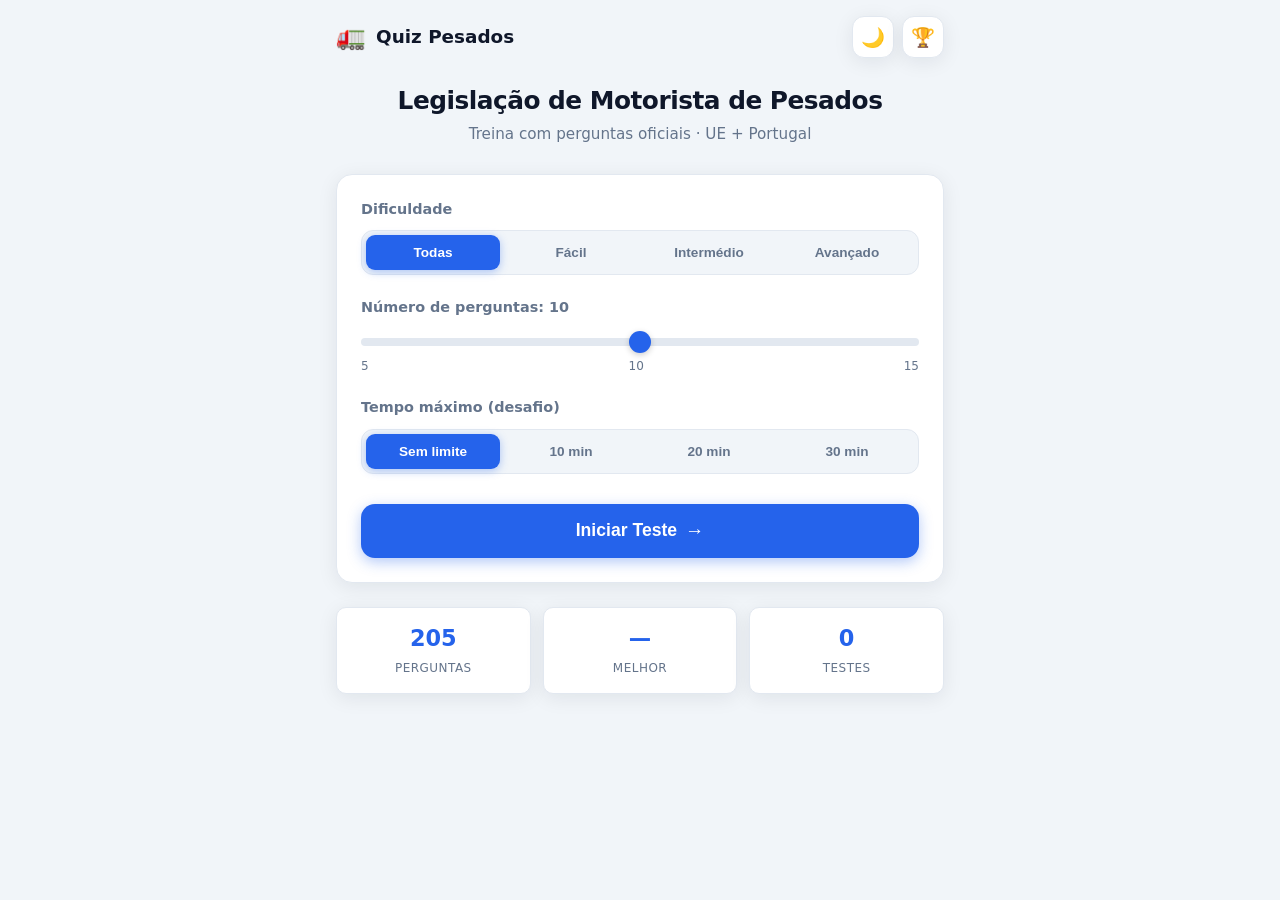
<file: index.html>
<!DOCTYPE html>
<html lang="pt-PT">
<head>
  <meta charset="UTF-8" />
  <meta name="viewport" content="width=device-width, initial-scale=1.0, viewport-fit=cover" />
  <meta name="theme-color" content="#0f172a" />
  <meta name="description" content="Quiz Legislação Motorista de Pesados - Treino e Simulação" />
  <meta name="apple-mobile-web-app-capable" content="yes" />
  <meta name="apple-mobile-web-app-status-bar-style" content="black-translucent" />
  <title>Quiz Motorista Pesados</title>
  <link rel="manifest" href="manifest.json" />
  <link rel="icon" href="data:image/svg+xml,<svg xmlns='http://www.w3.org/2000/svg' viewBox='0 0 100 100'><text y='.9em' font-size='90'>🚛</text></svg>" />
  <link rel="stylesheet" href="styles.css" />
</head>
<body>
  <div id="app">
    <!-- HEADER -->
    <header class="header">
      <div class="logo">
        <span class="logo-icon">🚛</span>
        <span class="logo-text">Quiz Pesados</span>
      </div>
      <div class="header-actions">
        <button id="btn-theme" class="icon-btn" title="Mudar tema" aria-label="Mudar tema">
          <span class="theme-icon">🌙</span>
        </button>
        <button id="btn-scores" class="icon-btn" title="Highscores" aria-label="Highscores">
          🏆
        </button>
      </div>
    </header>

    <!-- SCREENS -->
    <main>
      <!-- HOME / SETUP -->
      <section id="screen-home" class="screen active">
        <div class="hero">
          <h1>Legislação de Motorista de Pesados</h1>
          <p class="subtitle">Treina com perguntas oficiais · UE + Portugal</p>
        </div>

        <div class="setup-card">
          <div class="setup-group">
            <label>Dificuldade</label>
            <div class="segmented" id="difficulty-group">
              <button class="seg-btn active" data-value="todas">Todas</button>
              <button class="seg-btn" data-value="facil">Fácil</button>
              <button class="seg-btn" data-value="intermedio">Intermédio</button>
              <button class="seg-btn" data-value="avancado">Avançado</button>
            </div>
          </div>

          <div class="setup-group">
            <label>Número de perguntas: <span id="num-label">10</span></label>
            <input type="range" id="num-questions" min="5" max="15" value="10" step="1" />
            <div class="range-labels">
              <span>5</span><span>10</span><span>15</span>
            </div>
          </div>

          <div class="setup-group">
            <label>Tempo máximo (desafio)</label>
            <div class="segmented" id="time-group">
              <button class="seg-btn active" data-value="0">Sem limite</button>
              <button class="seg-btn" data-value="10">10 min</button>
              <button class="seg-btn" data-value="20">20 min</button>
              <button class="seg-btn" data-value="30">30 min</button>
            </div>
          </div>

          <button id="btn-start" class="btn-primary btn-lg">
            <span>Iniciar Teste</span>
            <span class="btn-icon">→</span>
          </button>
        </div>

        <div class="stats-preview" id="stats-preview">
          <div class="stat">
            <span class="stat-value" id="total-perguntas">205</span>
            <span class="stat-label">Perguntas</span>
          </div>
          <div class="stat">
            <span class="stat-value" id="best-score">—</span>
            <span class="stat-label">Melhor</span>
          </div>
          <div class="stat">
            <span class="stat-value" id="tests-done">0</span>
            <span class="stat-label">Testes</span>
          </div>
        </div>
      </section>

      <!-- QUIZ -->
      <section id="screen-quiz" class="screen">
        <div class="quiz-header">
          <div class="progress-wrap">
            <div class="progress-bar" id="progress-bar"></div>
          </div>
          <div class="quiz-meta">
            <span id="q-counter">1 / 10</span>
            <span id="timer" class="timer hidden">⏱ 10:00</span>
          </div>
        </div>

        <div class="question-card" id="question-card">
          <div class="q-badge" id="q-badge">Módulo</div>
          <h2 id="q-text">Pergunta</h2>
          <div class="options" id="options"></div>
        </div>

        <div class="quiz-footer">
          <button id="btn-next" class="btn-primary" disabled>
            Seguinte
          </button>
        </div>
      </section>

      <!-- RESULTS -->
      <section id="screen-results" class="screen">
        <div class="results-hero" id="results-hero">
          <div class="score-circle">
            <svg viewBox="0 0 100 100">
              <circle cx="50" cy="50" r="45" class="score-bg" />
              <circle cx="50" cy="50" r="45" class="score-fill" id="score-circle" />
            </svg>
            <div class="score-text">
              <span id="score-percent">0%</span>
              <span id="score-detail">0/10</span>
            </div>
          </div>
          <h2 id="results-title">Resultado</h2>
          <p id="results-sub"></p>
        </div>

        <div class="results-actions">
          <button id="btn-review" class="btn-secondary">Rever erros</button>
          <button id="btn-again" class="btn-primary">Novo teste</button>
        </div>

        <div id="review-panel" class="review-panel hidden"></div>
      </section>

      <!-- HIGHSCORES -->
      <section id="screen-scores" class="screen">
        <div class="scores-header">
          <h2>🏆 Highscores</h2>
          <button id="btn-clear-scores" class="btn-ghost">Limpar</button>
        </div>
        <div id="scores-list" class="scores-list"></div>
        <button id="btn-back-home" class="btn-secondary btn-block">Voltar</button>
      </section>
    </main>
  </div>

  <!-- TOAST -->
  <div id="toast" class="toast"></div>

  <script src="app.js"></script>
</body>
</html>
</file>
<file: styles.css>
/* ============================================================
   QUIZ MOTORISTA PESADOS — PWA Modern UI
   ============================================================ */

:root {
  /* Light theme (default) */
  --bg: #f1f5f9;
  --bg-card: #ffffff;
  --bg-elevated: #ffffff;
  --text: #0f172a;
  --text-muted: #64748b;
  --primary: #2563eb;
  --primary-hover: #1d4ed8;
  --primary-soft: #dbeafe;
  --success: #16a34a;
  --success-soft: #dcfce7;
  --danger: #dc2626;
  --danger-soft: #fee2e2;
  --border: #e2e8f0;
  --shadow: 0 4px 20px rgba(15, 23, 42, 0.08);
  --shadow-lg: 0 12px 40px rgba(15, 23, 42, 0.12);
  --radius: 16px;
  --radius-sm: 10px;
  --font: "Segoe UI", system-ui, -apple-system, sans-serif;
  --transition: 0.25s cubic-bezier(0.4, 0, 0.2, 1);
}

[data-theme="dark"] {
  --bg: #0f172a;
  --bg-card: #1e293b;
  --bg-elevated: #334155;
  --text: #f1f5f9;
  --text-muted: #94a3b8;
  --primary: #3b82f6;
  --primary-hover: #60a5fa;
  --primary-soft: #1e3a5f;
  --success: #22c55e;
  --success-soft: #14532d;
  --danger: #f87171;
  --danger-soft: #450a0a;
  --border: #334155;
  --shadow: 0 4px 20px rgba(0, 0, 0, 0.3);
  --shadow-lg: 0 12px 40px rgba(0, 0, 0, 0.4);
}

[data-theme="ocean"] {
  --bg: #0c4a6e;
  --bg-card: #075985;
  --bg-elevated: #0369a1;
  --text: #e0f2fe;
  --text-muted: #7dd3fc;
  --primary: #38bdf8;
  --primary-hover: #7dd3fc;
  --primary-soft: #0c4a6e;
  --success: #4ade80;
  --success-soft: #14532d;
  --danger: #fb7185;
  --danger-soft: #4c0519;
  --border: #0e7490;
  --shadow: 0 4px 20px rgba(0, 0, 0, 0.25);
  --shadow-lg: 0 12px 40px rgba(0, 0, 0, 0.35);
}

[data-theme="forest"] {
  --bg: #14532d;
  --bg-card: #166534;
  --bg-elevated: #15803d;
  --text: #ecfdf5;
  --text-muted: #86efac;
  --primary: #4ade80;
  --primary-hover: #86efac;
  --primary-soft: #14532d;
  --success: #a3e635;
  --success-soft: #365314;
  --danger: #f87171;
  --danger-soft: #450a0a;
  --border: #166534;
  --shadow: 0 4px 20px rgba(0, 0, 0, 0.25);
  --shadow-lg: 0 12px 40px rgba(0, 0, 0, 0.35);
}

*, *::before, *::after {
  box-sizing: border-box;
  margin: 0;
  padding: 0;
}

html {
  font-size: 16px;
  -webkit-text-size-adjust: 100%;
}

body {
  font-family: var(--font);
  background: var(--bg);
  color: var(--text);
  min-height: 100dvh;
  line-height: 1.5;
  transition: background var(--transition), color var(--transition);
  overflow-x: hidden;
}

#app {
  max-width: 640px;
  margin: 0 auto;
  min-height: 100dvh;
  display: flex;
  flex-direction: column;
  padding: 0 16px 32px;
}

/* Header */
.header {
  display: flex;
  align-items: center;
  justify-content: space-between;
  padding: 16px 0;
  position: sticky;
  top: 0;
  z-index: 50;
  background: var(--bg);
  backdrop-filter: blur(12px);
}

.logo {
  display: flex;
  align-items: center;
  gap: 10px;
  font-weight: 700;
  font-size: 1.15rem;
}

.logo-icon {
  font-size: 1.5rem;
}

.header-actions {
  display: flex;
  gap: 8px;
}

.icon-btn {
  width: 42px;
  height: 42px;
  border-radius: 12px;
  border: 1px solid var(--border);
  background: var(--bg-card);
  color: var(--text);
  font-size: 1.2rem;
  cursor: pointer;
  display: grid;
  place-items: center;
  transition: all var(--transition);
  box-shadow: var(--shadow);
}

.icon-btn:hover {
  transform: translateY(-2px);
  box-shadow: var(--shadow-lg);
}

.icon-btn:active {
  transform: scale(0.92);
}

/* Screens */
.screen {
  display: none;
  animation: fadeIn 0.35s ease;
}

.screen.active {
  display: block;
}

@keyframes fadeIn {
  from { opacity: 0; transform: translateY(12px); }
  to { opacity: 1; transform: translateY(0); }
}

/* Home */
.hero {
  text-align: center;
  margin: 12px 0 28px;
}

.hero h1 {
  font-size: 1.55rem;
  font-weight: 800;
  letter-spacing: -0.02em;
  line-height: 1.25;
}

.subtitle {
  color: var(--text-muted);
  margin-top: 6px;
  font-size: 0.95rem;
}

.setup-card {
  background: var(--bg-card);
  border-radius: var(--radius);
  padding: 24px;
  box-shadow: var(--shadow);
  border: 1px solid var(--border);
  display: flex;
  flex-direction: column;
  gap: 22px;
}

.setup-group label {
  display: block;
  font-weight: 600;
  font-size: 0.9rem;
  margin-bottom: 10px;
  color: var(--text-muted);
}

.segmented {
  display: flex;
  background: var(--bg);
  border-radius: 12px;
  padding: 4px;
  gap: 4px;
  border: 1px solid var(--border);
}

.seg-btn {
  flex: 1;
  padding: 10px 6px;
  border: none;
  border-radius: 9px;
  background: transparent;
  color: var(--text-muted);
  font-weight: 600;
  font-size: 0.85rem;
  cursor: pointer;
  transition: all var(--transition);
}

.seg-btn.active {
  background: var(--primary);
  color: white;
  box-shadow: 0 2px 8px rgba(37, 99, 235, 0.35);
}

.seg-btn:active {
  transform: scale(0.96);
}

input[type="range"] {
  width: 100%;
  height: 8px;
  border-radius: 4px;
  background: var(--border);
  appearance: none;
  outline: none;
}

input[type="range"]::-webkit-slider-thumb {
  appearance: none;
  width: 22px;
  height: 22px;
  border-radius: 50%;
  background: var(--primary);
  cursor: pointer;
  box-shadow: 0 2px 6px rgba(0,0,0,0.2);
  transition: transform 0.15s;
}

input[type="range"]::-webkit-slider-thumb:active {
  transform: scale(1.15);
}

.range-labels {
  display: flex;
  justify-content: space-between;
  font-size: 0.75rem;
  color: var(--text-muted);
  margin-top: 4px;
}

/* Buttons */
.btn-primary, .btn-secondary, .btn-ghost {
  border: none;
  border-radius: 14px;
  font-weight: 700;
  font-size: 1rem;
  cursor: pointer;
  transition: all var(--transition);
  display: inline-flex;
  align-items: center;
  justify-content: center;
  gap: 8px;
}

.btn-primary {
  background: var(--primary);
  color: white;
  padding: 14px 28px;
  box-shadow: 0 4px 14px rgba(37, 99, 235, 0.35);
}

.btn-primary:hover:not(:disabled) {
  background: var(--primary-hover);
  transform: translateY(-2px);
  box-shadow: 0 6px 20px rgba(37, 99, 235, 0.45);
}

.btn-primary:active:not(:disabled) {
  transform: scale(0.97);
}

.btn-primary:disabled {
  opacity: 0.45;
  cursor: not-allowed;
  box-shadow: none;
}

.btn-lg {
  width: 100%;
  padding: 16px;
  font-size: 1.1rem;
  margin-top: 8px;
}

.btn-secondary {
  background: var(--bg-elevated);
  color: var(--text);
  border: 1px solid var(--border);
  padding: 12px 22px;
}

.btn-secondary:hover {
  background: var(--primary-soft);
  border-color: var(--primary);
}

.btn-ghost {
  background: transparent;
  color: var(--text-muted);
  padding: 8px 14px;
  font-size: 0.9rem;
}

.btn-ghost:hover {
  color: var(--danger);
}

.btn-block {
  width: 100%;
  margin-top: 16px;
}

.btn-icon {
  font-size: 1.2rem;
  transition: transform 0.2s;
}

.btn-primary:hover .btn-icon {
  transform: translateX(4px);
}

/* Stats preview */
.stats-preview {
  display: grid;
  grid-template-columns: repeat(3, 1fr);
  gap: 12px;
  margin-top: 24px;
}

.stat {
  background: var(--bg-card);
  border-radius: var(--radius-sm);
  padding: 14px 8px;
  text-align: center;
  border: 1px solid var(--border);
  box-shadow: var(--shadow);
}

.stat-value {
  display: block;
  font-size: 1.4rem;
  font-weight: 800;
  color: var(--primary);
}

.stat-label {
  font-size: 0.75rem;
  color: var(--text-muted);
  text-transform: uppercase;
  letter-spacing: 0.04em;
}

/* Quiz screen */
.quiz-header {
  margin-bottom: 20px;
}

.progress-wrap {
  height: 6px;
  background: var(--border);
  border-radius: 3px;
  overflow: hidden;
  margin-bottom: 10px;
}

.progress-bar {
  height: 100%;
  background: linear-gradient(90deg, var(--primary), #60a5fa);
  border-radius: 3px;
  width: 0%;
  transition: width 0.4s cubic-bezier(0.4, 0, 0.2, 1);
}

.quiz-meta {
  display: flex;
  justify-content: space-between;
  font-size: 0.9rem;
  color: var(--text-muted);
  font-weight: 600;
}

.timer {
  color: var(--primary);
  font-variant-numeric: tabular-nums;
}

.timer.warning {
  color: #f59e0b;
  animation: pulse 1s infinite;
}

.timer.danger {
  color: var(--danger);
  animation: pulse 0.6s infinite;
}

@keyframes pulse {
  0%, 100% { opacity: 1; }
  50% { opacity: 0.6; }
}

.question-card {
  background: var(--bg-card);
  border-radius: var(--radius);
  padding: 24px;
  box-shadow: var(--shadow);
  border: 1px solid var(--border);
  margin-bottom: 20px;
  animation: slideIn 0.35s ease;
}

@keyframes slideIn {
  from { opacity: 0; transform: translateX(20px); }
  to { opacity: 1; transform: translateX(0); }
}

.q-badge {
  display: inline-block;
  background: var(--primary-soft);
  color: var(--primary);
  font-size: 0.75rem;
  font-weight: 700;
  padding: 4px 12px;
  border-radius: 20px;
  margin-bottom: 14px;
  text-transform: uppercase;
  letter-spacing: 0.03em;
}

#q-text {
  font-size: 1.15rem;
  font-weight: 700;
  line-height: 1.4;
  margin-bottom: 20px;
}

.options {
  display: flex;
  flex-direction: column;
  gap: 10px;
}

.option-btn {
  text-align: left;
  padding: 14px 16px;
  border-radius: 12px;
  border: 2px solid var(--border);
  background: var(--bg);
  color: var(--text);
  font-size: 0.95rem;
  font-weight: 500;
  cursor: pointer;
  transition: all 0.2s;
  display: flex;
  align-items: flex-start;
  gap: 12px;
}

.option-btn .letter {
  flex-shrink: 0;
  width: 28px;
  height: 28px;
  border-radius: 8px;
  background: var(--bg-elevated);
  display: grid;
  place-items: center;
  font-weight: 700;
  font-size: 0.85rem;
}

.option-btn:hover:not(:disabled) {
  border-color: var(--primary);
  background: var(--primary-soft);
}

.option-btn.selected {
  border-color: var(--primary);
  background: var(--primary-soft);
  box-shadow: 0 0 0 3px rgba(37, 99, 235, 0.2);
}

.option-btn.correct {
  border-color: var(--success);
  background: var(--success-soft);
}

.option-btn.wrong {
  border-color: var(--danger);
  background: var(--danger-soft);
}

.option-btn:disabled {
  cursor: default;
}

.option-btn:active:not(:disabled) {
  transform: scale(0.98);
}

.quiz-footer {
  display: flex;
  justify-content: flex-end;
}

/* Results */
.results-hero {
  text-align: center;
  margin: 20px 0 28px;
}

.score-circle {
  position: relative;
  width: 160px;
  height: 160px;
  margin: 0 auto 20px;
}

.score-circle svg {
  transform: rotate(-90deg);
  width: 100%;
  height: 100%;
}

.score-bg {
  fill: none;
  stroke: var(--border);
  stroke-width: 8;
}

.score-fill {
  fill: none;
  stroke: var(--primary);
  stroke-width: 8;
  stroke-linecap: round;
  stroke-dasharray: 283;
  stroke-dashoffset: 283;
  transition: stroke-dashoffset 1s cubic-bezier(0.4, 0, 0.2, 1);
}

.score-text {
  position: absolute;
  inset: 0;
  display: flex;
  flex-direction: column;
  align-items: center;
  justify-content: center;
}

#score-percent {
  font-size: 2rem;
  font-weight: 800;
  line-height: 1;
}

#score-detail {
  font-size: 0.9rem;
  color: var(--text-muted);
}

.results-actions {
  display: flex;
  gap: 12px;
  justify-content: center;
  margin-bottom: 24px;
}

.review-panel {
  display: flex;
  flex-direction: column;
  gap: 16px;
}

.review-item {
  background: var(--bg-card);
  border-radius: var(--radius-sm);
  padding: 18px;
  border: 1px solid var(--border);
  box-shadow: var(--shadow);
  animation: fadeIn 0.3s ease;
}

.review-item h4 {
  font-size: 0.95rem;
  margin-bottom: 10px;
}

.review-option {
  padding: 8px 12px;
  border-radius: 8px;
  margin: 4px 0;
  font-size: 0.9rem;
}

.review-option.correct {
  background: var(--success-soft);
  color: var(--success);
  font-weight: 600;
}

.review-option.user-wrong {
  background: var(--danger-soft);
  color: var(--danger);
  text-decoration: line-through;
}

.review-explanation {
  margin-top: 10px;
  font-size: 0.85rem;
  color: var(--text-muted);
  border-left: 3px solid var(--primary);
  padding-left: 12px;
}

/* Highscores */
.scores-header {
  display: flex;
  justify-content: space-between;
  align-items: center;
  margin-bottom: 20px;
}

.scores-header h2 {
  font-size: 1.4rem;
}

.scores-list {
  display: flex;
  flex-direction: column;
  gap: 10px;
  margin-bottom: 16px;
  max-height: 55vh;
  overflow-y: auto;
}

.score-row {
  display: flex;
  align-items: center;
  gap: 14px;
  background: var(--bg-card);
  padding: 14px 16px;
  border-radius: 12px;
  border: 1px solid var(--border);
  box-shadow: var(--shadow);
  animation: fadeIn 0.3s ease;
}

.score-rank {
  font-weight: 800;
  font-size: 1.1rem;
  color: var(--primary);
  width: 28px;
}

.score-info {
  flex: 1;
}

.score-info .main {
  font-weight: 700;
}

.score-info .meta {
  font-size: 0.8rem;
  color: var(--text-muted);
}

.score-pct {
  font-weight: 800;
  font-size: 1.15rem;
  color: var(--success);
}

.empty-scores {
  text-align: center;
  padding: 40px 20px;
  color: var(--text-muted);
}

/* Toast */
.toast {
  position: fixed;
  bottom: 28px;
  left: 50%;
  transform: translateX(-50%) translateY(80px);
  background: var(--bg-elevated);
  color: var(--text);
  padding: 12px 24px;
  border-radius: 12px;
  box-shadow: var(--shadow-lg);
  border: 1px solid var(--border);
  font-weight: 600;
  z-index: 100;
  opacity: 0;
  transition: all 0.35s cubic-bezier(0.4, 0, 0.2, 1);
  pointer-events: none;
}

.toast.show {
  opacity: 1;
  transform: translateX(-50%) translateY(0);
}

.hidden {
  display: none !important;
}

/* Responsive */
@media (max-width: 400px) {
  .hero h1 { font-size: 1.3rem; }
  .seg-btn { font-size: 0.78rem; padding: 9px 4px; }
  #q-text { font-size: 1.05rem; }
}
</file>
